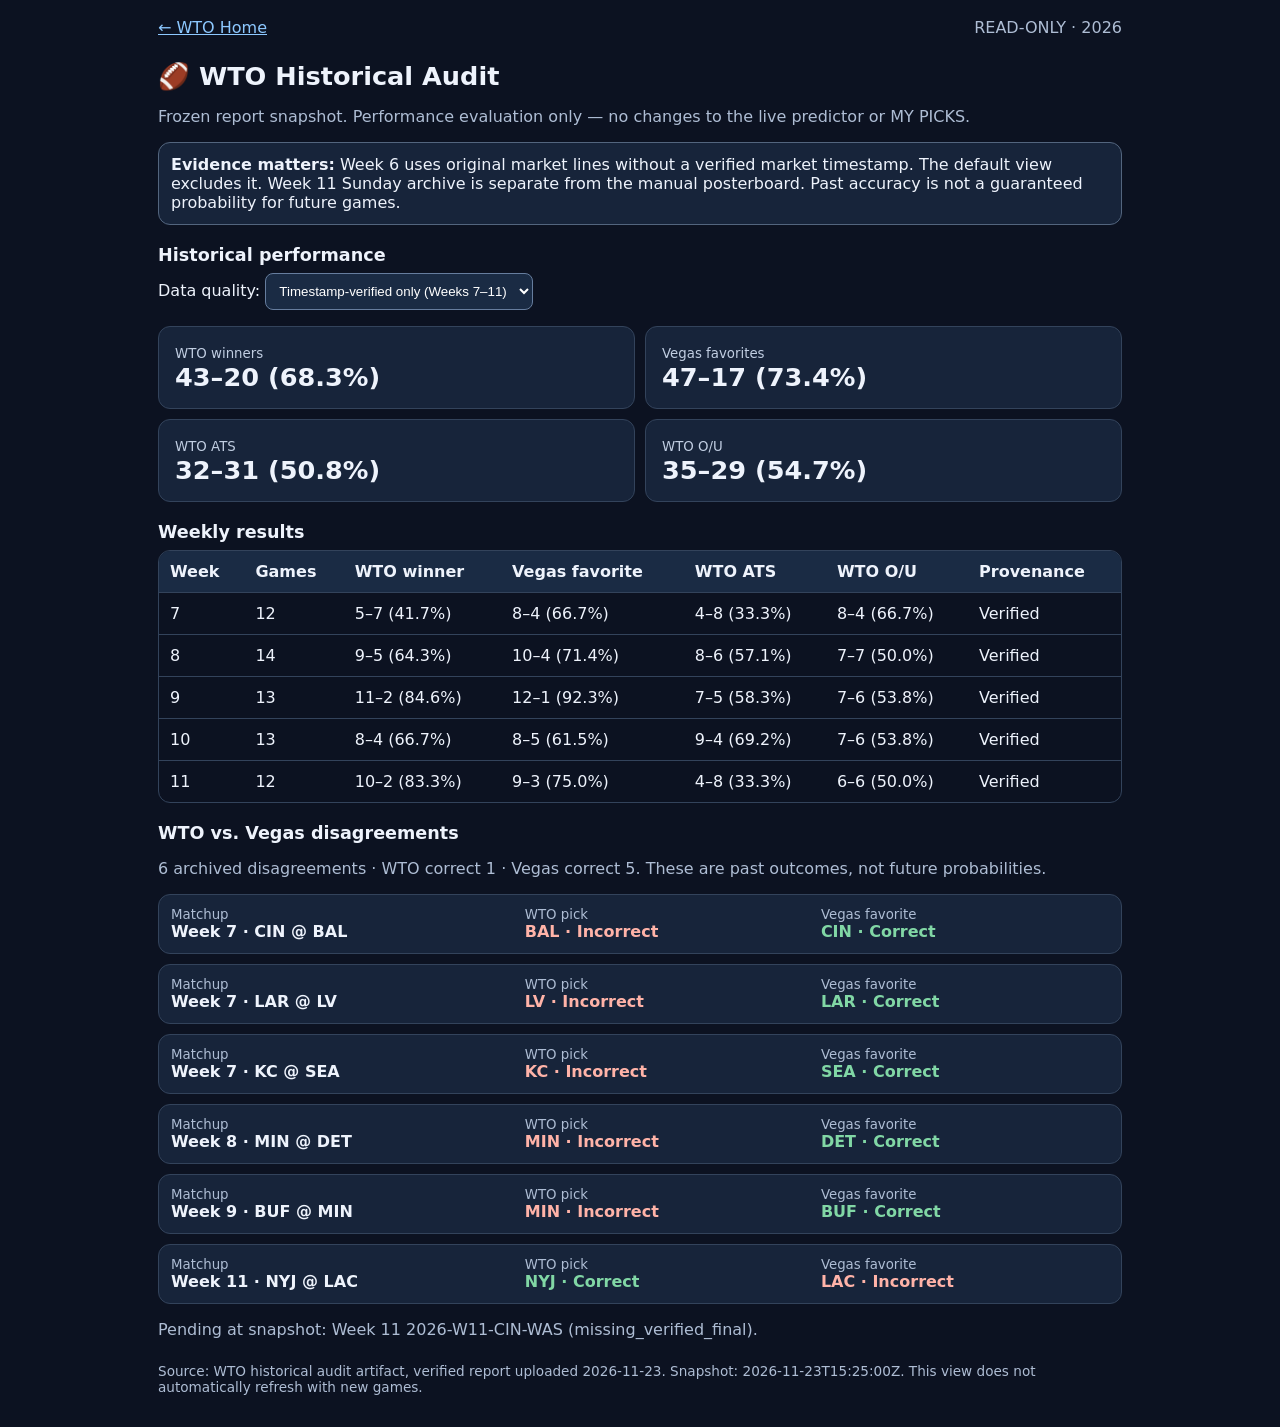
<file: wto-audit.html>
<!doctype html>
<html lang="en"><head><meta charset="utf-8"><meta name="viewport" content="width=device-width,initial-scale=1">
<title>WTO · Historical Audit</title><style>
:root{color-scheme:dark;font-family:system-ui,-apple-system,sans-serif;background:#0c1221;color:#eef3fc}
*{box-sizing:border-box}body{margin:0;padding:18px;max-width:1000px;margin-inline:auto}a{color:#8dc8ff}header{display:flex;align-items:center;justify-content:space-between;gap:12px}h1{font-size:1.6rem;margin:24px 0 8px}h2{font-size:1.1rem;margin:20px 0 8px}.muted{color:#aebdd4}.notice{padding:12px;border:1px solid #53657e;border-radius:12px;background:#17243a}.stats{display:grid;grid-template-columns:repeat(2,minmax(0,1fr));gap:10px;margin:16px 0}.stat{padding:16px;background:#17243a;border:1px solid #33435b;border-radius:12px}.stat b{display:block;font-size:1.6rem}.stat small{color:#c1cee2}.tablewrap{overflow:auto;border:1px solid #33435b;border-radius:12px}table{width:100%;border-collapse:collapse;white-space:nowrap}th,td{padding:11px;text-align:left;border-bottom:1px solid #33435b}th{background:#1a2b44}tr:last-child td{border:0}select{padding:9px;border-radius:8px;background:#1a2b44;color:white;border:1px solid #667d9e}button{padding:8px 12px;background:#223b5c;border:1px solid #647c9b;color:white;border-radius:8px}.footer{font-size:.85rem;margin-top:24px}
@media(max-width:680px){body{padding:12px}h1{font-size:1.4rem}.stats{gap:8px}.stat{padding:12px}.stat b{font-size:1.35rem}.tablewrap{display:none}.weeklycards{display:grid;gap:10px}.weekcard{border:1px solid #33435b;border-radius:12px;background:#17243a;padding:12px}.weekhead{display:flex;justify-content:space-between;align-items:center;margin-bottom:10px;gap:8px}.weekmetrics{display:grid;grid-template-columns:repeat(2,minmax(0,1fr));gap:8px}.metric{font-size:.9rem}.metric small{display:block;color:#aebdd4}.disagree-row{grid-template-columns:1fr!important}}
@media(min-width:681px){.weeklycards{display:none}}
.disagreements{display:grid;gap:10px;margin-top:12px}.disagree-row{display:grid;grid-template-columns:1.2fr 1fr 1fr;gap:8px;padding:12px;background:#17243a;border:1px solid #33435b;border-radius:12px}.disagree-row small{display:block;color:#aebdd4}.outcome{font-weight:700}.win{color:#81d7a5}.loss{color:#ffb3a8}
</style></head><body><header><a href="./index.html">← WTO Home</a><span class="muted">READ-ONLY · 2026</span></header>
<h1>🏈 WTO Historical Audit</h1><p class="muted">Frozen report snapshot. Performance evaluation only — no changes to the live predictor or MY PICKS.</p>
<div class="notice"><strong>Evidence matters:</strong> Week 6 uses original market lines without a verified market timestamp. The default view excludes it. Week 11 Sunday archive is separate from the manual posterboard. Past accuracy is not a guaranteed probability for future games.</div>
<h2>Historical performance</h2><label for="cohort">Data quality: </label><select id="cohort"><option value="strict">Timestamp-verified only (Weeks 7–11)</option><option value="all">All archived weeks (legacy included)</option><option value="legacy">Week 6 legacy only</option></select>
<div class="stats" id="stats" aria-live="polite"></div>
<h2>Weekly results</h2><div class="tablewrap"><table><thead><tr><th>Week</th><th>Games</th><th>WTO winner</th><th>Vegas favorite</th><th>WTO ATS</th><th>WTO O/U</th><th>Provenance</th></tr></thead><tbody id="rows"></tbody></table></div><div id="weeklycards" class="weeklycards" aria-label="Mobile weekly results"></div><h2>WTO vs. Vegas disagreements</h2><p class="muted" id="disagreementSummary">Loading archived disagreements…</p><div class="disagreements" id="disagreements" aria-live="polite"></div>
<p id="pending" class="muted"></p><p class="footer muted" id="source"></p>
<script>
(async function(){
 const root=document.getElementById('stats'),body=document.getElementById('rows'),filter=document.getElementById('cohort'),mobile=document.getElementById('weeklycards'),disagreements=document.getElementById('disagreements'),disagreementSummary=document.getElementById('disagreementSummary');
 const format=(a)=>a[0]+'–'+a[1]+' ('+(a[0]+a[1]?(100*a[0]/(a[0]+a[1])).toFixed(1)+'%':'—')+')';
 const names={winner:'WTO winners',market:'Vegas favorites',ats:'WTO ATS',total:'WTO O/U'};
 try{
  const response=await fetch('./wto-audit-summary-2026.json',{cache:'no-store'});if(!response.ok)throw Error('HTTP '+response.status);
  const data=await response.json();if(data.schema_version!==1||!Array.isArray(data.weeks))throw Error('Invalid report schema');
  let comparison=null;try{const c=await fetch('./wto-audit-disagreements-2026.json',{cache:'no-store'});if(c.ok){comparison=await c.json();if(comparison.schema_version!==1||!Array.isArray(comparison.disagreements))comparison=null;}}catch(_){}
  function render(){
   const weeks=data.weeks.filter(w=>filter.value==='all'||(filter.value==='legacy'?w.cohort==='legacy_untimestamped':w.cohort==='timestamp_verified'));
   root.replaceChildren();body.replaceChildren();mobile.replaceChildren();disagreements.replaceChildren();
   for(const key of ['winner','market','ats','total']){
    const a=weeks.reduce((v,w)=>[v[0]+w[key][0],v[1]+w[key][1]],[0,0]);
    const el=document.createElement('div');el.className='stat';const title=document.createElement('small');title.textContent=names[key];const value=document.createElement('b');value.textContent=format(a);el.append(title,value);root.append(el);
   }
   for(const w of weeks){
    const tr=document.createElement('tr');
    for(const v of [w.week,w.games,format(w.winner),format(w.market),format(w.ats),format(w.total),w.cohort==='legacy_untimestamped'?'Legacy / no market timestamp':'Verified']){
      const td=document.createElement('td');td.textContent=String(v);tr.append(td);
    }body.append(tr);
    const card=document.createElement('section');card.className='weekcard';const head=document.createElement('div');head.className='weekhead';const title=document.createElement('strong');title.textContent='Week '+w.week;const provenance=document.createElement('small');provenance.className='muted';provenance.textContent=w.cohort==='legacy_untimestamped'?'Legacy':'Verified';head.append(title,provenance);card.append(head);const metrics=document.createElement('div');metrics.className='weekmetrics';for(const [label,val] of [['Games',String(w.games)],['WTO winner',format(w.winner)],['Vegas favorite',format(w.market)],['WTO ATS',format(w.ats)],['WTO O/U',format(w.total)]]){const metric=document.createElement('div');metric.className='metric';const small=document.createElement('small');small.textContent=label;const strong=document.createElement('strong');strong.textContent=val;metric.append(small,strong);metrics.append(metric);}card.append(metrics);mobile.append(card);
   }
   if(!comparison){disagreementSummary.textContent='Disagreement data unavailable; weekly audit remains available.';return;}
   const included=new Set(weeks.map(w=>w.week));const items=comparison.disagreements.filter(x=>included.has(x.week));const aiWins=items.filter(x=>x.aiResult==='win').length;disagreementSummary.textContent=items.length+' archived disagreements · WTO correct '+aiWins+' · Vegas correct '+(items.length-aiWins)+'. These are past outcomes, not future probabilities.';
   for(const g of items){const el=document.createElement('div');el.className='disagree-row';for(const [label,value,result] of [['Matchup','Week '+g.week+' · '+g.away+' @ '+g.home,null],['WTO pick',g.aiWinner,g.aiResult],['Vegas favorite',g.marketFavorite,g.marketResult]]){const part=document.createElement('div');const name=document.createElement('small');name.textContent=label;const val=document.createElement('span');val.className='outcome '+(result??'');val.textContent=value+(result?' · '+(result==='win'?'Correct':'Incorrect'):'');part.append(name,val);el.append(part);}disagreements.append(el);}
  }
  filter.addEventListener('change',render);render();
  document.getElementById('pending').textContent='Pending at snapshot: '+data.pending.map(x=>'Week '+x.week+' '+x.gameId+' ('+x.reason+')').join(', ')+'.';
  document.getElementById('source').textContent='Source: '+data.source+'. Snapshot: '+data.generated_at+'. This view does not automatically refresh with new games.';
 }catch(e){root.textContent='Audit data unavailable: '+e.message;}
})();
</script></body></html>
</file>
